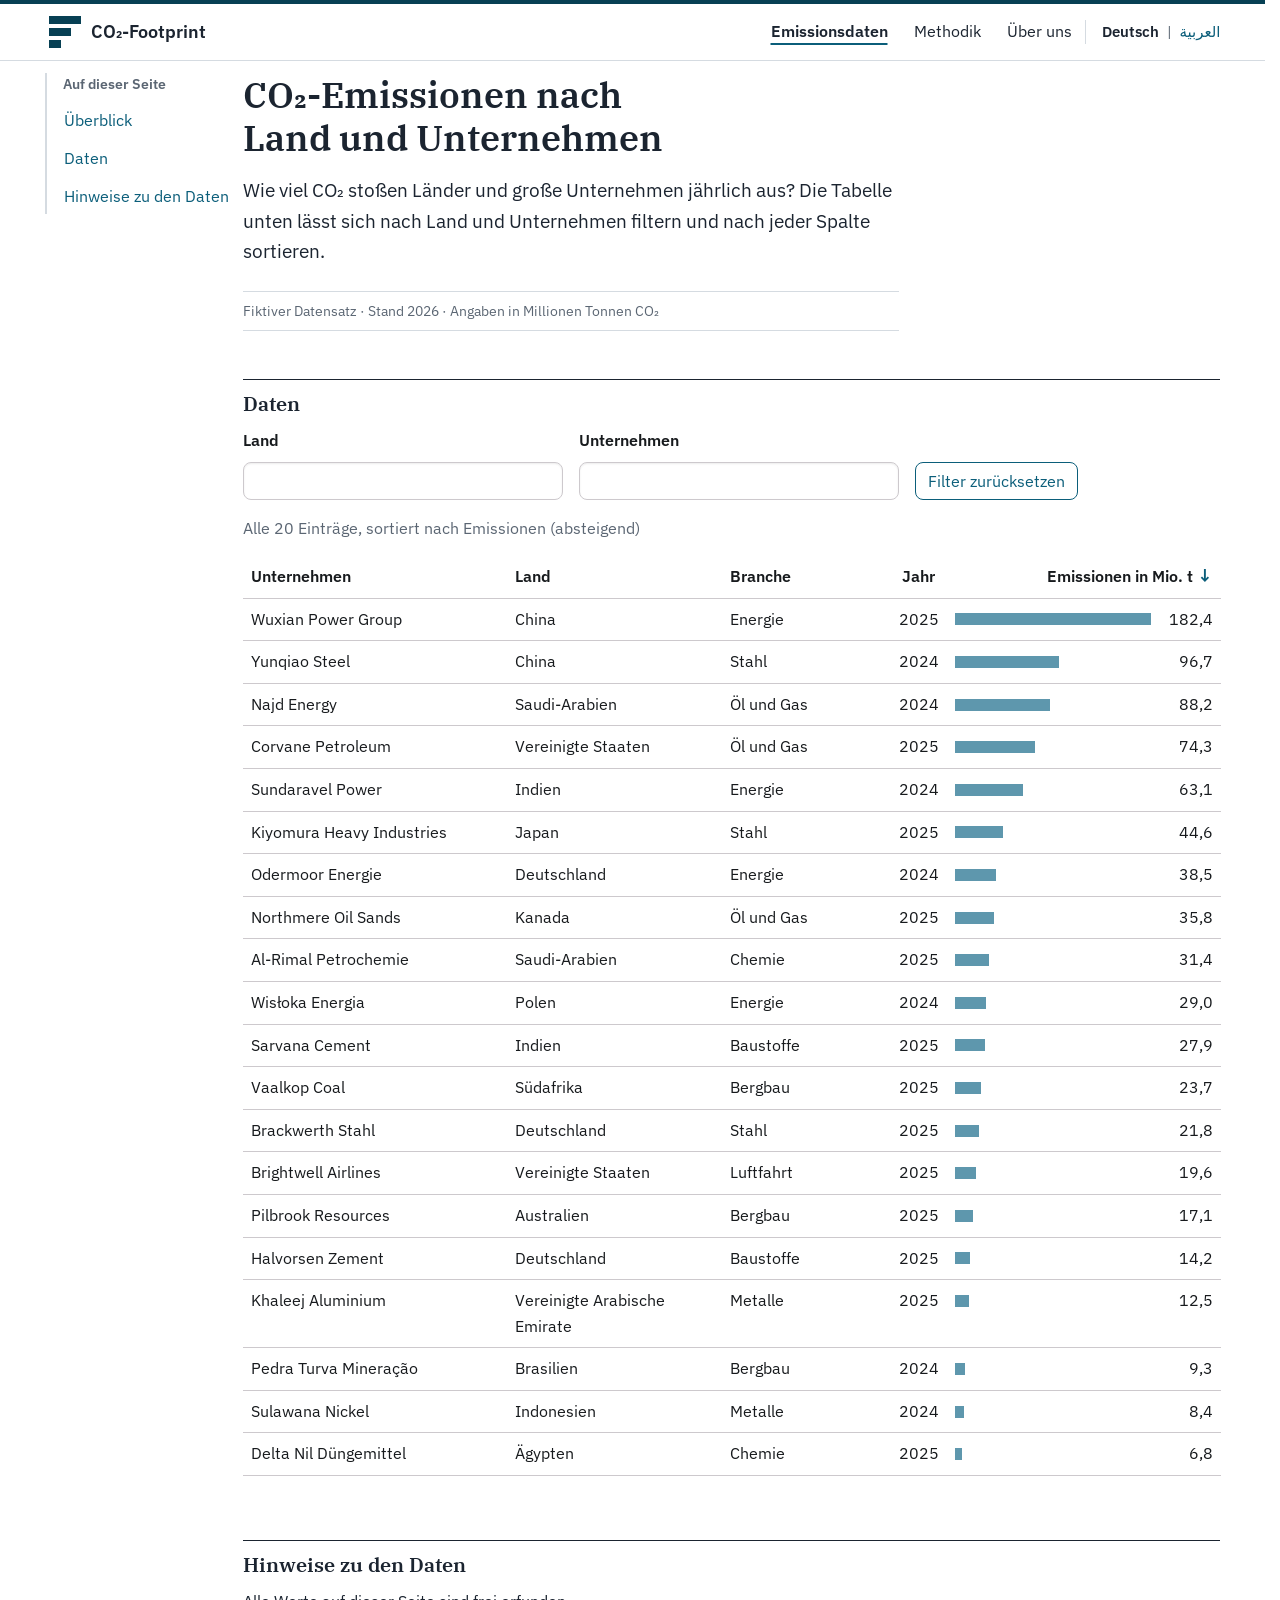
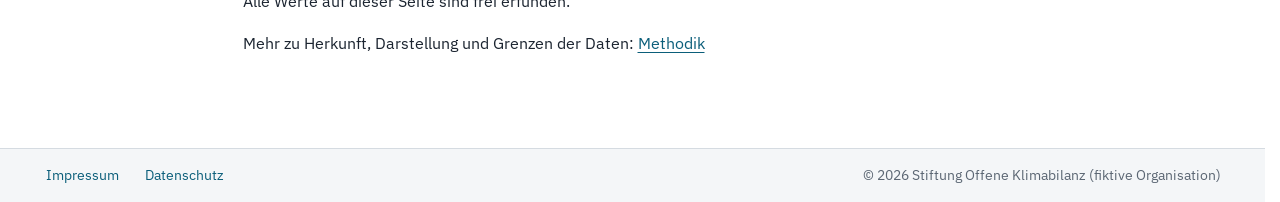
<file: index.html>
<!DOCTYPE html>
<html lang="de" dir="ltr">
<head>
  <meta charset="UTF-8">
  <meta name="viewport" content="width=device-width, initial-scale=1">
  <!-- Sprache sofort setzen (ohne defer), damit Screenreader sie übernehmen (E21) -->
  <script src="js/sprache-frueh.js"></script>
  <!-- Markiert sofort, dass JavaScript läuft. So zeigt das CSS Umschalter und Filter
       vom ersten Bild an, statt sie später einzublenden (sonst springt das Layout) -->
  <script>document.documentElement.classList.add('js');</script>
  <title>CO₂-Emissionen nach Land und Unternehmen – CO₂-Footprint</title>
  <meta name="description" content="Öffentliche Übersicht fiktiver CO2-Emissionsdaten, filterbar nach Land und Unternehmen.">
  <link rel="stylesheet" href="vendor/bootstrap/bootstrap.min.css">
  <link rel="stylesheet" href="css/style.css">
  <!-- Logo als Favicon (Symbol im Browser-Tab); sonst fragt der Browser nach favicon.ico und bekommt 404 -->
  <link rel="icon" href="img/logo.svg" type="image/svg+xml">
  <!-- Reihenfolge wichtig: Texte, Sprachumschaltung, dann die Tabelle (defer hält sie ein) -->
  <script src="js/texte.js" defer></script>
  <script src="js/sprache.js" defer></script>
  <script src="js/app.js" defer></script>
</head>
<body data-titel="titel">
  <!-- Sprunglink: Tastaturnutzer springen direkt zum Inhalt -->
  <a class="skip-link" href="#inhalt" data-text="sprunglink">Zum Inhalt springen</a>

  <!-- Header: Logo, Titel, globale Navigation -->
  <header class="site-header">
    <div class="container d-flex flex-wrap align-items-center justify-content-between gap-3 py-3">
      <a class="brand d-flex align-items-center gap-2 text-decoration-none" href="index.html">
        <img src="img/logo.svg" alt="" width="40" height="40">
        <span class="brand-name">CO₂-Footprint</span>
      </a>
      <div class="d-flex flex-wrap align-items-center gap-4">
        <nav aria-label="Hauptnavigation" data-text-label="label_hauptnavigation">
          <ul class="nav">
            <li class="nav-item"><a class="nav-link" href="index.html" aria-current="page" data-text="nav_emissionsdaten">Emissionsdaten</a></li>
            <li class="nav-item"><a class="nav-link" href="methodik.html" data-text="nav_methodik">Methodik</a></li>
            <li class="nav-item"><a class="nav-link" href="ueber-uns.html" data-text="nav_ueber_uns">Über uns</a></li>
          </ul>
        </nav>
        <!-- Sprachumschalter: Sprachnamen stehen immer in der eigenen Sprache.
             Nur sichtbar, wenn JavaScript läuft (CSS-Regel .js), sonst nutzlos. -->
        <div class="sprachwahl" role="group" aria-label="Sprache" data-text-label="label_sprache">
          <button type="button" class="sprachwahl-knopf" data-sprache="de" lang="de" aria-pressed="true">Deutsch</button>
          <span aria-hidden="true">|</span>
          <button type="button" class="sprachwahl-knopf" data-sprache="ar" lang="ar" dir="rtl" aria-pressed="false">العربية</button>
        </div>
      </div>
    </div>
  </header>

  <div class="container py-4">
    <div class="row g-4">
      <!-- Lokales Menü: Links innerhalb dieser Seite -->
      <nav class="local-nav md:col-3 xl:col-2" aria-labelledby="local-nav-titel">
        <div class="local-nav-inhalt">
          <p class="local-nav-titel" id="local-nav-titel" data-text="lokal_titel">Auf dieser Seite</p>
          <ul class="nav flex-column">
            <li class="nav-item"><a class="nav-link" href="#ueberblick" data-text="lokal_ueberblick">Überblick</a></li>
            <li class="nav-item"><a class="nav-link" href="#daten" data-text="daten">Daten</a></li>
            <li class="nav-item"><a class="nav-link" href="#hinweise" data-text="hinweise">Hinweise zu den Daten</a></li>
          </ul>
        </div>
      </nav>

      <!-- Inhaltsbereich -->
      <main id="inhalt" class="md:col-9 xl:col-10">
        <section id="ueberblick" class="intro">
          <h1 data-text="titel">CO₂-Emissionen nach Land und Unternehmen</h1>
          <p class="lead-text" data-text="einleitung">Wie viel CO₂ stoßen Länder und große Unternehmen jährlich aus? Die Tabelle unten lässt sich nach Land und Unternehmen filtern und nach jeder Spalte sortieren.</p>
          <p class="meta" data-text="meta">Fiktiver Datensatz · Stand 2026 · Angaben in Millionen Tonnen CO₂</p>
        </section>

        <section id="daten">
          <h2 data-text="daten">Daten</h2>

          <!-- Ohne JavaScript gibt es keine Tabelle (Daten werden per JS geladen) -->
          <noscript>
            <p class="daten-meldung ist-fehler">
              Für die Tabelle und die Filter wird JavaScript benötigt.
              Bitte JavaScript im Browser aktivieren.
            </p>
          </noscript>

          <!-- Filter: wirken sofort beim Tippen, ein Absenden ist nicht nötig.
               Ohne JavaScript per CSS ausgeblendet (.js), die Tabelle zeigt js/app.js
               nach dem Laden der Daten. -->
          <form id="filter" class="filter" role="search" aria-label="Tabelle filtern" data-text-label="label_filter">
            <div class="filter-feld">
              <label for="filter-land" class="form-label" data-text="land">Land</label>
              <input type="search" id="filter-land" class="form-control"
                     list="laender-liste" autocomplete="off" spellcheck="false" maxlength="60">
              <!-- Vorschläge für das Länderfeld, js/app.js erzeugt sie aus den Daten -->
              <datalist id="laender-liste"></datalist>
            </div>
            <div class="filter-feld">
              <label for="filter-unternehmen" class="form-label" data-text="unternehmen">Unternehmen</label>
              <input type="search" id="filter-unternehmen" class="form-control"
                     autocomplete="off" spellcheck="false" maxlength="60">
            </div>
            <button type="button" id="filter-zuruecksetzen" class="btn btn-outline" data-text="filter_zuruecksetzen">
              Filter zurücksetzen
            </button>
          </form>

          <!-- Statuszeile: Laden, Fehler, Trefferanzahl -->
          <p id="daten-meldung" class="daten-meldung" role="status"></p>
          <!-- data-laedt reserviert Platz, bis die Daten da sind (verhindert Springen) -->
          <div class="table-responsive tabellen-bereich" data-laedt>
            <table class="table" hidden>
              <!-- Beschriftung nur für Screenreader: sichtbar sagen h2, Meta-Zeile und Statuszeile dasselbe -->
              <caption class="visually-hidden" data-text="tabellenbeschriftung">CO₂-Emissionen nach Unternehmen (fiktive Werte)</caption>
              <thead>
                <tr>
                  <!-- Jeder Spaltenkopf ist ein Knopf zum Sortieren (Tastatur, Screenreader).
                       data-schluessel nennt das passende Feld in der JSON-Datei. -->
                  <th scope="col">
                    <button type="button" class="sortier-knopf" data-schluessel="unternehmen">
                      <span data-text="unternehmen">Unternehmen</span><span class="sortier-pfeil" aria-hidden="true"></span>
                    </button>
                  </th>
                  <th scope="col">
                    <button type="button" class="sortier-knopf" data-schluessel="land">
                      <span data-text="land">Land</span><span class="sortier-pfeil" aria-hidden="true"></span>
                    </button>
                  </th>
                  <!-- Branche und Jahr erst ab 1024 px Breite -->
                  <th scope="col" class="d-none lg:d-table-cell">
                    <button type="button" class="sortier-knopf" data-schluessel="branche">
                      <span data-text="branche">Branche</span><span class="sortier-pfeil" aria-hidden="true"></span>
                    </button>
                  </th>
                  <th scope="col" class="text-end d-none lg:d-table-cell">
                    <button type="button" class="sortier-knopf" data-schluessel="jahr">
                      <span data-text="jahr">Jahr</span><span class="sortier-pfeil" aria-hidden="true"></span>
                    </button>
                  </th>
                  <th scope="col" class="text-end">
                    <button type="button" class="sortier-knopf" data-schluessel="emissionen">
                      <span data-text="emissionen_einheit">Emissionen in Mio. t</span><span class="sortier-pfeil" aria-hidden="true"></span>
                    </button>
                  </th>
                </tr>
              </thead>
              <!-- Die Zeilen fügt js/app.js hier ein -->
              <tbody id="tabelle-inhalt"></tbody>
            </table>
          </div>
        </section>

        <section id="hinweise">
          <h2 data-text="hinweise">Hinweise zu den Daten</h2>
          <p data-text="hinweis_fiktiv">Alle Werte auf dieser Seite sind frei erfunden.</p>
          <!-- Satz endet mit Doppelpunkt, der Link folgt: funktioniert in beiden Sprachen ohne Umstellen -->
          <p><span data-text="hinweis_methodik">Mehr zu Herkunft, Darstellung und Grenzen der Daten:</span> <a href="methodik.html" data-text="nav_methodik">Methodik</a></p>
        </section>
      </main>
    </div>
  </div>

  <!-- Footer: rechtliche Hinweise -->
  <footer class="site-footer">
    <div class="container d-flex flex-wrap justify-content-between gap-3 py-3">
      <nav aria-label="Rechtliches" data-text-label="label_rechtliches">
        <ul class="nav">
          <li class="nav-item"><a class="nav-link" href="impressum.html" data-text="impressum">Impressum</a></li>
          <li class="nav-item"><a class="nav-link" href="datenschutz.html" data-text="datenschutz">Datenschutz</a></li>
        </ul>
      </nav>
      <p class="mb-0">© 2026 <span lang="de">Stiftung Offene Klimabilanz</span> (<span data-text="organisation_fiktiv">fiktive Organisation</span>)</p>
    </div>
  </footer>
</body>
</html>
</file>
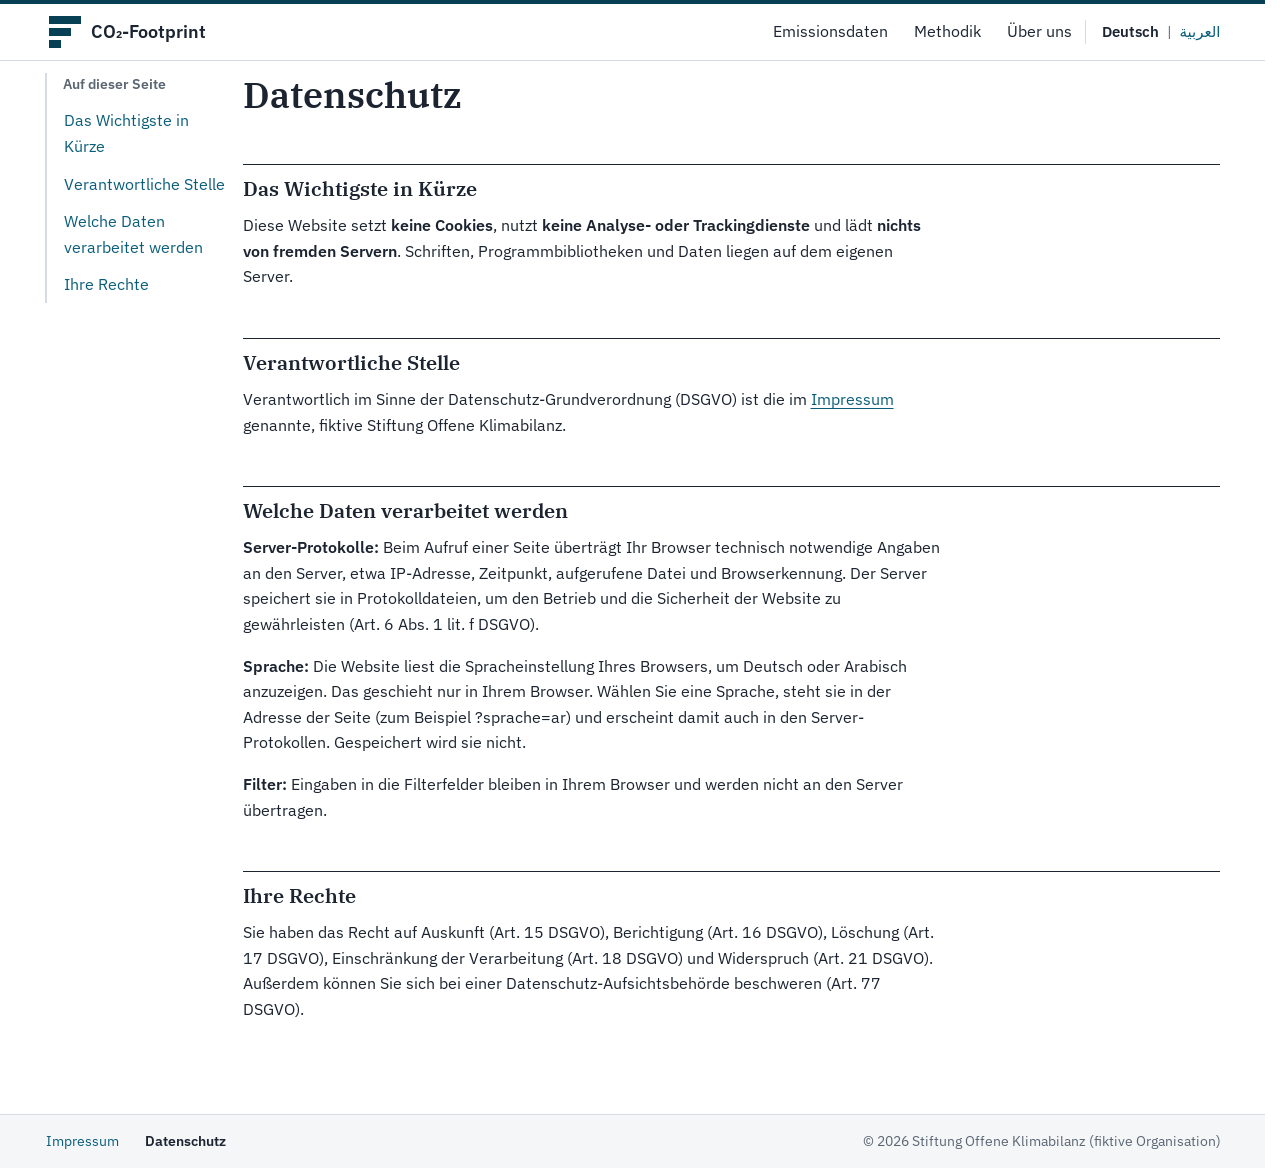
<file: datenschutz.html>
<!DOCTYPE html>
<html lang="de" dir="ltr">
<head>
  <meta charset="UTF-8">
  <meta name="viewport" content="width=device-width, initial-scale=1">
  <!-- Sprache sofort setzen (ohne defer), damit Screenreader sie übernehmen (E21) -->
  <script src="js/sprache-frueh.js"></script>
  <!-- Markiert sofort, dass JavaScript läuft. So zeigt das CSS Umschalter und Filter
       vom ersten Bild an, statt sie später einzublenden (sonst springt das Layout) -->
  <script>document.documentElement.classList.add('js');</script>
  <title>Datenschutz – CO₂-Footprint</title>
  <meta name="description" content="Datenschutzhinweise: keine Cookies, kein Tracking, keine externen Dienste.">
  <link rel="stylesheet" href="vendor/bootstrap/bootstrap.min.css">
  <link rel="stylesheet" href="css/style.css">
  <!-- Logo als Favicon (Symbol im Browser-Tab); sonst fragt der Browser nach favicon.ico und bekommt 404 -->
  <link rel="icon" href="img/logo.svg" type="image/svg+xml">
  <!-- Reihenfolge wichtig: erst die Texte, dann die Sprachumschaltung (defer hält sie ein) -->
  <script src="js/texte.js" defer></script>
  <script src="js/sprache.js" defer></script>
</head>
<body data-titel="datenschutz">
  <!-- Sprunglink: Tastaturnutzer springen direkt zum Inhalt -->
  <a class="skip-link" href="#inhalt" data-text="sprunglink">Zum Inhalt springen</a>

  <!-- Header: Logo, Titel, globale Navigation -->
  <header class="site-header">
    <div class="container d-flex flex-wrap align-items-center justify-content-between gap-3 py-3">
      <a class="brand d-flex align-items-center gap-2 text-decoration-none" href="index.html">
        <img src="img/logo.svg" alt="" width="40" height="40">
        <span class="brand-name">CO₂-Footprint</span>
      </a>
      <div class="d-flex flex-wrap align-items-center gap-4">
        <nav aria-label="Hauptnavigation" data-text-label="label_hauptnavigation">
          <ul class="nav">
            <li class="nav-item"><a class="nav-link" href="index.html" data-text="nav_emissionsdaten">Emissionsdaten</a></li>
            <li class="nav-item"><a class="nav-link" href="methodik.html" data-text="nav_methodik">Methodik</a></li>
            <li class="nav-item"><a class="nav-link" href="ueber-uns.html" data-text="nav_ueber_uns">Über uns</a></li>
          </ul>
        </nav>
        <!-- Sprachumschalter: Sprachnamen stehen immer in der eigenen Sprache.
             Nur sichtbar, wenn JavaScript läuft (CSS-Regel .js), sonst nutzlos. -->
        <div class="sprachwahl" role="group" aria-label="Sprache" data-text-label="label_sprache">
          <button type="button" class="sprachwahl-knopf" data-sprache="de" lang="de" aria-pressed="true">Deutsch</button>
          <span aria-hidden="true">|</span>
          <button type="button" class="sprachwahl-knopf" data-sprache="ar" lang="ar" dir="rtl" aria-pressed="false">العربية</button>
        </div>
      </div>
    </div>
  </header>

  <div class="container py-4">
    <div class="row g-4">
      <!-- Lokales Menü: Links innerhalb dieser Seite -->
      <nav class="local-nav md:col-3 xl:col-2" aria-labelledby="local-nav-titel">
        <div class="local-nav-inhalt">
          <p class="local-nav-titel" id="local-nav-titel" data-text="lokal_titel">Auf dieser Seite</p>
          <ul class="nav flex-column">
            <li class="nav-item"><a class="nav-link" href="#kurz" data-text="d_kurz">Das Wichtigste in Kürze</a></li>
            <li class="nav-item"><a class="nav-link" href="#verantwortlich" data-text="d_verantwortlich">Verantwortliche Stelle</a></li>
            <li class="nav-item"><a class="nav-link" href="#daten" data-text="d_daten">Welche Daten verarbeitet werden</a></li>
            <li class="nav-item"><a class="nav-link" href="#rechte" data-text="d_rechte">Ihre Rechte</a></li>
          </ul>
        </div>
      </nav>

      <!-- Inhaltsbereich -->
      <main id="inhalt" class="md:col-9 xl:col-10">
        <h1 data-text="datenschutz">Datenschutz</h1>
        <!-- erscheint nur in der arabischen Ansicht (js/sprache.js) -->
        <p class="nur-deutsch-hinweis" data-text="nur_deutsch" data-nur-arabisch hidden>Dieser Inhalt ist nur auf Deutsch verfügbar.</p>

        <section id="kurz">
          <h2 data-text="d_kurz">Das Wichtigste in Kürze</h2>
          <!-- Fließtext nur auf Deutsch: lang und dir, damit er auch in der arabischen Ansicht richtig gelesen wird -->
          <div lang="de" dir="ltr">
            <p>Diese Website setzt <strong>keine Cookies</strong>, nutzt <strong>keine Analyse- oder Trackingdienste</strong> und lädt <strong>nichts von fremden Servern</strong>. Schriften, Programmbibliotheken und Daten liegen auf dem eigenen Server.</p>
          </div>
        </section>

        <section id="verantwortlich">
          <h2 data-text="d_verantwortlich">Verantwortliche Stelle</h2>
          <!-- Fließtext nur auf Deutsch: lang und dir, damit er auch in der arabischen Ansicht richtig gelesen wird -->
          <div lang="de" dir="ltr">
            <p>Verantwortlich im Sinne der Datenschutz-Grundverordnung (DSGVO) ist die im <a href="impressum.html">Impressum</a> genannte, fiktive Stiftung Offene Klimabilanz.</p>
          </div>
        </section>

        <section id="daten">
          <h2 data-text="d_daten">Welche Daten verarbeitet werden</h2>
          <!-- Fließtext nur auf Deutsch: lang und dir, damit er auch in der arabischen Ansicht richtig gelesen wird -->
          <div lang="de" dir="ltr">
            <p><strong>Server-Protokolle:</strong> Beim Aufruf einer Seite überträgt Ihr Browser technisch notwendige Angaben an den Server, etwa IP-Adresse, Zeitpunkt, aufgerufene Datei und Browserkennung. Der Server speichert sie in Protokolldateien, um den Betrieb und die Sicherheit der Website zu gewährleisten (Art. 6 Abs. 1 lit. f DSGVO).</p>
            <p><strong>Sprache:</strong> Die Website liest die Spracheinstellung Ihres Browsers, um Deutsch oder Arabisch anzuzeigen. Das geschieht nur in Ihrem Browser. Wählen Sie eine Sprache, steht sie in der Adresse der Seite (zum Beispiel ?sprache=ar) und erscheint damit auch in den Server-Protokollen. Gespeichert wird sie nicht.</p>
            <p><strong>Filter:</strong> Eingaben in die Filterfelder bleiben in Ihrem Browser und werden nicht an den Server übertragen.</p>
          </div>
        </section>

        <section id="rechte">
          <h2 data-text="d_rechte">Ihre Rechte</h2>
          <!-- Fließtext nur auf Deutsch: lang und dir, damit er auch in der arabischen Ansicht richtig gelesen wird -->
          <div lang="de" dir="ltr">
            <p>Sie haben das Recht auf Auskunft (Art. 15 DSGVO), Berichtigung (Art. 16 DSGVO), Löschung (Art. 17 DSGVO), Einschränkung der Verarbeitung (Art. 18 DSGVO) und Widerspruch (Art. 21 DSGVO). Außerdem können Sie sich bei einer Datenschutz-Aufsichtsbehörde beschweren (Art. 77 DSGVO).</p>
          </div>
        </section>
      </main>
    </div>
  </div>

  <footer class="site-footer">
    <div class="container d-flex flex-wrap justify-content-between gap-3 py-3">
      <nav aria-label="Rechtliches" data-text-label="label_rechtliches">
        <ul class="nav">
          <li class="nav-item"><a class="nav-link" href="impressum.html" data-text="impressum">Impressum</a></li>
          <li class="nav-item"><a class="nav-link" href="datenschutz.html" aria-current="page" data-text="datenschutz">Datenschutz</a></li>
        </ul>
      </nav>
      <p class="mb-0">© 2026 <span lang="de">Stiftung Offene Klimabilanz</span> (<span data-text="organisation_fiktiv">fiktive Organisation</span>)</p>
    </div>
  </footer>
</body>
</html>
</file>
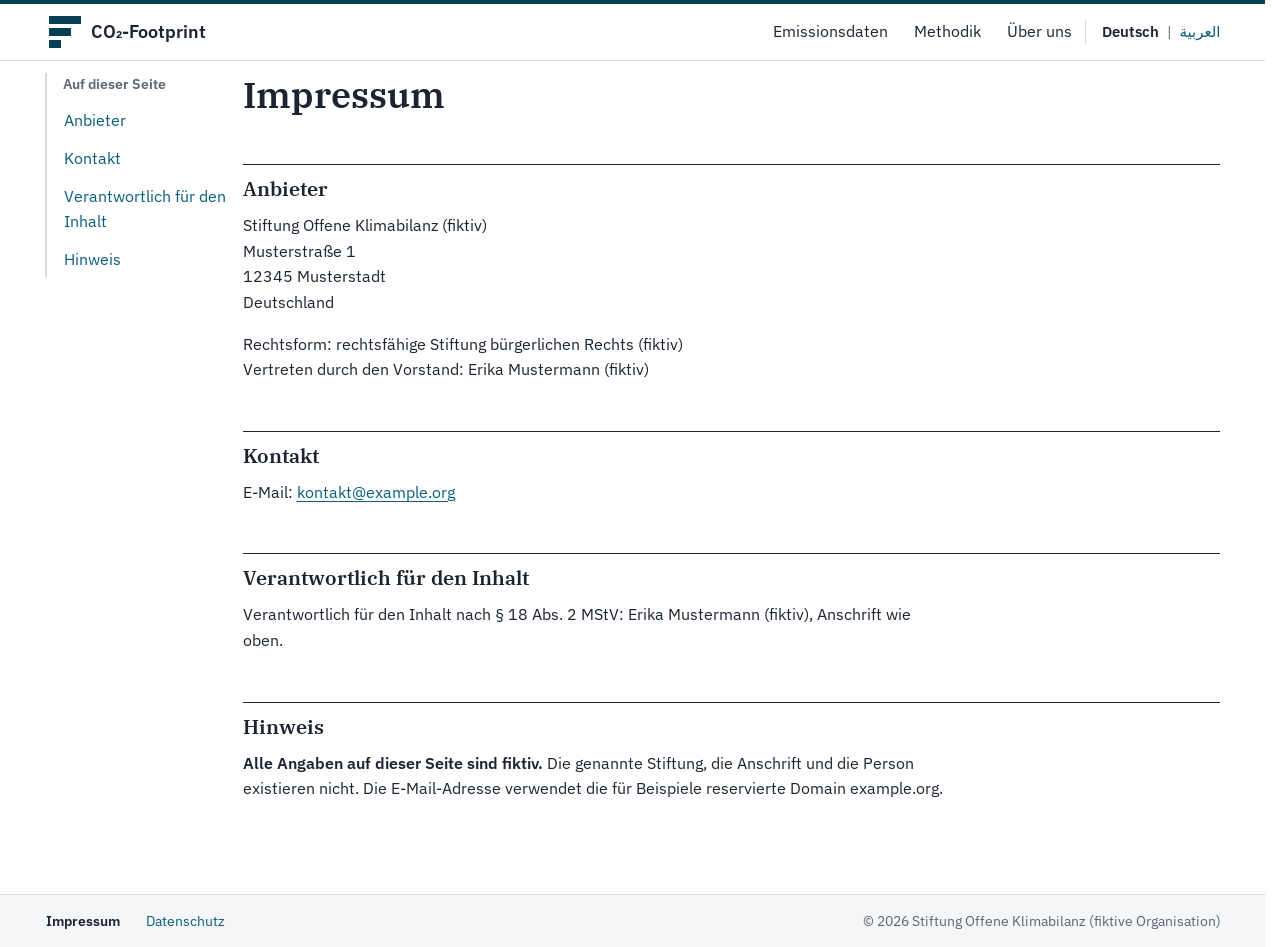
<file: impressum.html>
<!DOCTYPE html>
<html lang="de" dir="ltr">
<head>
  <meta charset="UTF-8">
  <meta name="viewport" content="width=device-width, initial-scale=1">
  <!-- Sprache sofort setzen (ohne defer), damit Screenreader sie übernehmen (E21) -->
  <script src="js/sprache-frueh.js"></script>
  <!-- Markiert sofort, dass JavaScript läuft. So zeigt das CSS Umschalter und Filter
       vom ersten Bild an, statt sie später einzublenden (sonst springt das Layout) -->
  <script>document.documentElement.classList.add('js');</script>
  <title>Impressum – CO₂-Footprint</title>
  <meta name="description" content="Impressum der fiktiven Stiftung Offene Klimabilanz.">
  <link rel="stylesheet" href="vendor/bootstrap/bootstrap.min.css">
  <link rel="stylesheet" href="css/style.css">
  <!-- Logo als Favicon (Symbol im Browser-Tab); sonst fragt der Browser nach favicon.ico und bekommt 404 -->
  <link rel="icon" href="img/logo.svg" type="image/svg+xml">
  <!-- Reihenfolge wichtig: erst die Texte, dann die Sprachumschaltung (defer hält sie ein) -->
  <script src="js/texte.js" defer></script>
  <script src="js/sprache.js" defer></script>
</head>
<body data-titel="impressum">
  <!-- Sprunglink: Tastaturnutzer springen direkt zum Inhalt -->
  <a class="skip-link" href="#inhalt" data-text="sprunglink">Zum Inhalt springen</a>

  <!-- Header: Logo, Titel, globale Navigation -->
  <header class="site-header">
    <div class="container d-flex flex-wrap align-items-center justify-content-between gap-3 py-3">
      <a class="brand d-flex align-items-center gap-2 text-decoration-none" href="index.html">
        <img src="img/logo.svg" alt="" width="40" height="40">
        <span class="brand-name">CO₂-Footprint</span>
      </a>
      <div class="d-flex flex-wrap align-items-center gap-4">
        <nav aria-label="Hauptnavigation" data-text-label="label_hauptnavigation">
          <ul class="nav">
            <li class="nav-item"><a class="nav-link" href="index.html" data-text="nav_emissionsdaten">Emissionsdaten</a></li>
            <li class="nav-item"><a class="nav-link" href="methodik.html" data-text="nav_methodik">Methodik</a></li>
            <li class="nav-item"><a class="nav-link" href="ueber-uns.html" data-text="nav_ueber_uns">Über uns</a></li>
          </ul>
        </nav>
        <!-- Sprachumschalter: Sprachnamen stehen immer in der eigenen Sprache.
             Nur sichtbar, wenn JavaScript läuft (CSS-Regel .js), sonst nutzlos. -->
        <div class="sprachwahl" role="group" aria-label="Sprache" data-text-label="label_sprache">
          <button type="button" class="sprachwahl-knopf" data-sprache="de" lang="de" aria-pressed="true">Deutsch</button>
          <span aria-hidden="true">|</span>
          <button type="button" class="sprachwahl-knopf" data-sprache="ar" lang="ar" dir="rtl" aria-pressed="false">العربية</button>
        </div>
      </div>
    </div>
  </header>

  <div class="container py-4">
    <div class="row g-4">
      <!-- Lokales Menü: Links innerhalb dieser Seite -->
      <nav class="local-nav md:col-3 xl:col-2" aria-labelledby="local-nav-titel">
        <div class="local-nav-inhalt">
          <p class="local-nav-titel" id="local-nav-titel" data-text="lokal_titel">Auf dieser Seite</p>
          <ul class="nav flex-column">
            <li class="nav-item"><a class="nav-link" href="#anbieter" data-text="i_anbieter">Anbieter</a></li>
            <li class="nav-item"><a class="nav-link" href="#kontakt" data-text="kontakt">Kontakt</a></li>
            <li class="nav-item"><a class="nav-link" href="#verantwortlich" data-text="i_verantwortlich">Verantwortlich für den Inhalt</a></li>
            <li class="nav-item"><a class="nav-link" href="#hinweis" data-text="i_hinweis">Hinweis</a></li>
          </ul>
        </div>
      </nav>

      <!-- Inhaltsbereich -->
      <main id="inhalt" class="md:col-9 xl:col-10">
        <h1 data-text="impressum">Impressum</h1>
        <!-- erscheint nur in der arabischen Ansicht (js/sprache.js) -->
        <p class="nur-deutsch-hinweis" data-text="nur_deutsch" data-nur-arabisch hidden>Dieser Inhalt ist nur auf Deutsch verfügbar.</p>

        <section id="anbieter">
          <h2 data-text="i_anbieter">Anbieter</h2>
          <!-- Fließtext nur auf Deutsch: lang und dir, damit er auch in der arabischen Ansicht richtig gelesen wird -->
          <div lang="de" dir="ltr">
            <p>Stiftung Offene Klimabilanz (fiktiv)<br>Musterstraße 1<br>12345 Musterstadt<br>Deutschland</p>
            <p>Rechtsform: rechtsfähige Stiftung bürgerlichen Rechts (fiktiv)<br>Vertreten durch den Vorstand: Erika Mustermann (fiktiv)</p>
          </div>
        </section>

        <section id="kontakt">
          <h2 data-text="kontakt">Kontakt</h2>
          <!-- Fließtext nur auf Deutsch: lang und dir, damit er auch in der arabischen Ansicht richtig gelesen wird -->
          <div lang="de" dir="ltr">
            <p>E-Mail: <a href="mailto:kontakt@example.org">kontakt@example.org</a></p>
          </div>
        </section>

        <section id="verantwortlich">
          <h2 data-text="i_verantwortlich">Verantwortlich für den Inhalt</h2>
          <!-- Fließtext nur auf Deutsch: lang und dir, damit er auch in der arabischen Ansicht richtig gelesen wird -->
          <div lang="de" dir="ltr">
            <p>Verantwortlich für den Inhalt nach § 18 Abs. 2 MStV: Erika Mustermann (fiktiv), Anschrift wie oben.</p>
          </div>
        </section>

        <section id="hinweis">
          <h2 data-text="i_hinweis">Hinweis</h2>
          <!-- Fließtext nur auf Deutsch: lang und dir, damit er auch in der arabischen Ansicht richtig gelesen wird -->
          <div lang="de" dir="ltr">
            <p><strong>Alle Angaben auf dieser Seite sind fiktiv.</strong> Die genannte Stiftung, die Anschrift und die Person existieren nicht. Die E-Mail-Adresse verwendet die für Beispiele reservierte Domain example.org.</p>
          </div>
        </section>
      </main>
    </div>
  </div>

  <footer class="site-footer">
    <div class="container d-flex flex-wrap justify-content-between gap-3 py-3">
      <nav aria-label="Rechtliches" data-text-label="label_rechtliches">
        <ul class="nav">
          <li class="nav-item"><a class="nav-link" href="impressum.html" aria-current="page" data-text="impressum">Impressum</a></li>
          <li class="nav-item"><a class="nav-link" href="datenschutz.html" data-text="datenschutz">Datenschutz</a></li>
        </ul>
      </nav>
      <p class="mb-0">© 2026 <span lang="de">Stiftung Offene Klimabilanz</span> (<span data-text="organisation_fiktiv">fiktive Organisation</span>)</p>
    </div>
  </footer>
</body>
</html>
</file>
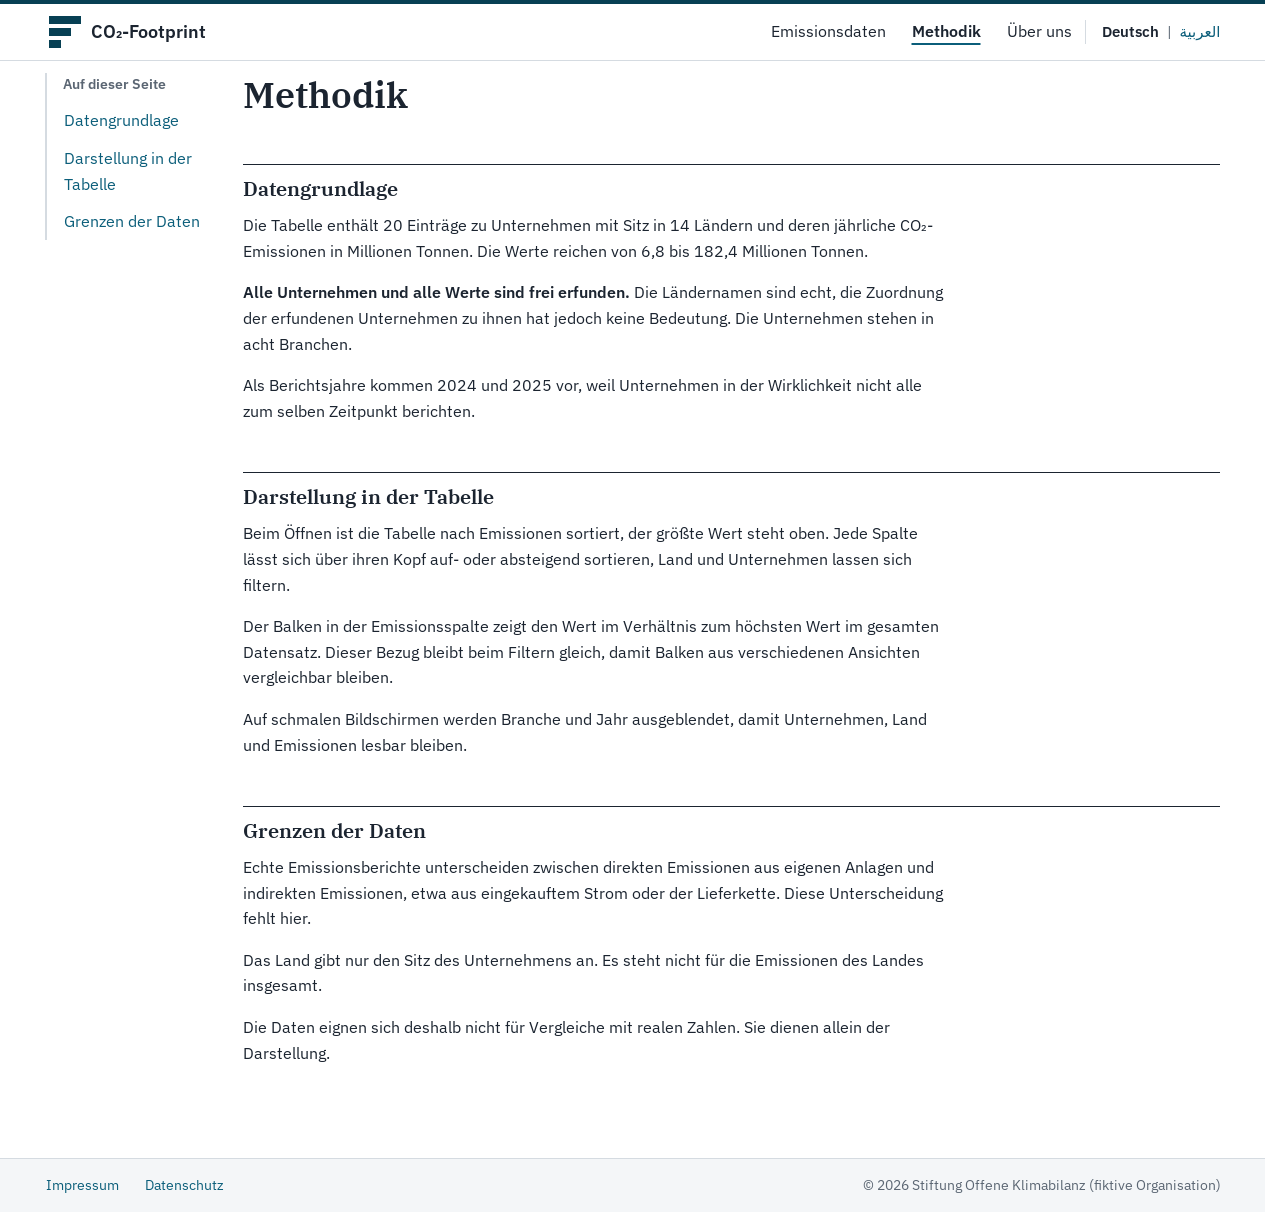
<file: methodik.html>
<!DOCTYPE html>
<html lang="de" dir="ltr">
<head>
  <meta charset="UTF-8">
  <meta name="viewport" content="width=device-width, initial-scale=1">
  <!-- Sprache sofort setzen (ohne defer), damit Screenreader sie übernehmen (E21) -->
  <script src="js/sprache-frueh.js"></script>
  <!-- Markiert sofort, dass JavaScript läuft. So zeigt das CSS Umschalter und Filter
       vom ersten Bild an, statt sie später einzublenden (sonst springt das Layout) -->
  <script>document.documentElement.classList.add('js');</script>
  <title>Methodik – CO₂-Footprint</title>
  <meta name="description" content="Woher die fiktiven CO2-Daten stammen, wie die Tabelle sie darstellt und wo ihre Grenzen liegen.">
  <link rel="stylesheet" href="vendor/bootstrap/bootstrap.min.css">
  <link rel="stylesheet" href="css/style.css">
  <!-- Logo als Favicon (Symbol im Browser-Tab); sonst fragt der Browser nach favicon.ico und bekommt 404 -->
  <link rel="icon" href="img/logo.svg" type="image/svg+xml">
  <!-- Reihenfolge wichtig: erst die Texte, dann die Sprachumschaltung (defer hält sie ein) -->
  <script src="js/texte.js" defer></script>
  <script src="js/sprache.js" defer></script>
</head>
<body data-titel="nav_methodik">
  <!-- Sprunglink: Tastaturnutzer springen direkt zum Inhalt -->
  <a class="skip-link" href="#inhalt" data-text="sprunglink">Zum Inhalt springen</a>

  <!-- Header: Logo, Titel, globale Navigation -->
  <header class="site-header">
    <div class="container d-flex flex-wrap align-items-center justify-content-between gap-3 py-3">
      <a class="brand d-flex align-items-center gap-2 text-decoration-none" href="index.html">
        <img src="img/logo.svg" alt="" width="40" height="40">
        <span class="brand-name">CO₂-Footprint</span>
      </a>
      <div class="d-flex flex-wrap align-items-center gap-4">
        <nav aria-label="Hauptnavigation" data-text-label="label_hauptnavigation">
          <ul class="nav">
            <li class="nav-item"><a class="nav-link" href="index.html" data-text="nav_emissionsdaten">Emissionsdaten</a></li>
            <li class="nav-item"><a class="nav-link" href="methodik.html" aria-current="page" data-text="nav_methodik">Methodik</a></li>
            <li class="nav-item"><a class="nav-link" href="ueber-uns.html" data-text="nav_ueber_uns">Über uns</a></li>
          </ul>
        </nav>
        <!-- Sprachumschalter: Sprachnamen stehen immer in der eigenen Sprache.
             Nur sichtbar, wenn JavaScript läuft (CSS-Regel .js), sonst nutzlos. -->
        <div class="sprachwahl" role="group" aria-label="Sprache" data-text-label="label_sprache">
          <button type="button" class="sprachwahl-knopf" data-sprache="de" lang="de" aria-pressed="true">Deutsch</button>
          <span aria-hidden="true">|</span>
          <button type="button" class="sprachwahl-knopf" data-sprache="ar" lang="ar" dir="rtl" aria-pressed="false">العربية</button>
        </div>
      </div>
    </div>
  </header>

  <div class="container py-4">
    <div class="row g-4">
      <!-- Lokales Menü: Links innerhalb dieser Seite -->
      <nav class="local-nav md:col-3 xl:col-2" aria-labelledby="local-nav-titel">
        <div class="local-nav-inhalt">
          <p class="local-nav-titel" id="local-nav-titel" data-text="lokal_titel">Auf dieser Seite</p>
          <ul class="nav flex-column">
            <li class="nav-item"><a class="nav-link" href="#datengrundlage" data-text="m_datengrundlage">Datengrundlage</a></li>
            <li class="nav-item"><a class="nav-link" href="#darstellung" data-text="m_darstellung">Darstellung in der Tabelle</a></li>
            <li class="nav-item"><a class="nav-link" href="#grenzen" data-text="m_grenzen">Grenzen der Daten</a></li>
          </ul>
        </div>
      </nav>

      <!-- Inhaltsbereich -->
      <main id="inhalt" class="md:col-9 xl:col-10">
        <h1 data-text="nav_methodik">Methodik</h1>
        <!-- erscheint nur in der arabischen Ansicht (js/sprache.js) -->
        <p class="nur-deutsch-hinweis" data-text="nur_deutsch" data-nur-arabisch hidden>Dieser Inhalt ist nur auf Deutsch verfügbar.</p>

        <section id="datengrundlage">
          <h2 data-text="m_datengrundlage">Datengrundlage</h2>
          <!-- Fließtext nur auf Deutsch: lang und dir, damit er auch in der arabischen Ansicht richtig gelesen wird -->
          <div lang="de" dir="ltr">
            <p>Die Tabelle enthält 20 Einträge zu Unternehmen mit Sitz in 14 Ländern und deren jährliche CO₂-Emissionen in Millionen Tonnen. Die Werte reichen von 6,8 bis 182,4 Millionen Tonnen.</p>
            <p><strong>Alle Unternehmen und alle Werte sind frei erfunden.</strong> Die Ländernamen sind echt, die Zuordnung der erfundenen Unternehmen zu ihnen hat jedoch keine Bedeutung. Die Unternehmen stehen in acht Branchen.</p>
            <p>Als Berichtsjahre kommen 2024 und 2025 vor, weil Unternehmen in der Wirklichkeit nicht alle zum selben Zeitpunkt berichten.</p>
          </div>
        </section>

        <section id="darstellung">
          <h2 data-text="m_darstellung">Darstellung in der Tabelle</h2>
          <!-- Fließtext nur auf Deutsch: lang und dir, damit er auch in der arabischen Ansicht richtig gelesen wird -->
          <div lang="de" dir="ltr">
            <p>Beim Öffnen ist die Tabelle nach Emissionen sortiert, der größte Wert steht oben. Jede Spalte lässt sich über ihren Kopf auf- oder absteigend sortieren, Land und Unternehmen lassen sich filtern.</p>
            <p>Der Balken in der Emissionsspalte zeigt den Wert im Verhältnis zum höchsten Wert im gesamten Datensatz. Dieser Bezug bleibt beim Filtern gleich, damit Balken aus verschiedenen Ansichten vergleichbar bleiben.</p>
            <p>Auf schmalen Bildschirmen werden Branche und Jahr ausgeblendet, damit Unternehmen, Land und Emissionen lesbar bleiben.</p>
          </div>
        </section>

        <section id="grenzen">
          <h2 data-text="m_grenzen">Grenzen der Daten</h2>
          <!-- Fließtext nur auf Deutsch: lang und dir, damit er auch in der arabischen Ansicht richtig gelesen wird -->
          <div lang="de" dir="ltr">
            <p>Echte Emissionsberichte unterscheiden zwischen direkten Emissionen aus eigenen Anlagen und indirekten Emissionen, etwa aus eingekauftem Strom oder der Lieferkette. Diese Unterscheidung fehlt hier.</p>
            <p>Das Land gibt nur den Sitz des Unternehmens an. Es steht nicht für die Emissionen des Landes insgesamt.</p>
            <p>Die Daten eignen sich deshalb nicht für Vergleiche mit realen Zahlen. Sie dienen allein der Darstellung.</p>
          </div>
        </section>
      </main>
    </div>
  </div>

  <footer class="site-footer">
    <div class="container d-flex flex-wrap justify-content-between gap-3 py-3">
      <nav aria-label="Rechtliches" data-text-label="label_rechtliches">
        <ul class="nav">
          <li class="nav-item"><a class="nav-link" href="impressum.html" data-text="impressum">Impressum</a></li>
          <li class="nav-item"><a class="nav-link" href="datenschutz.html" data-text="datenschutz">Datenschutz</a></li>
        </ul>
      </nav>
      <p class="mb-0">© 2026 <span lang="de">Stiftung Offene Klimabilanz</span> (<span data-text="organisation_fiktiv">fiktive Organisation</span>)</p>
    </div>
  </footer>
</body>
</html>
</file>
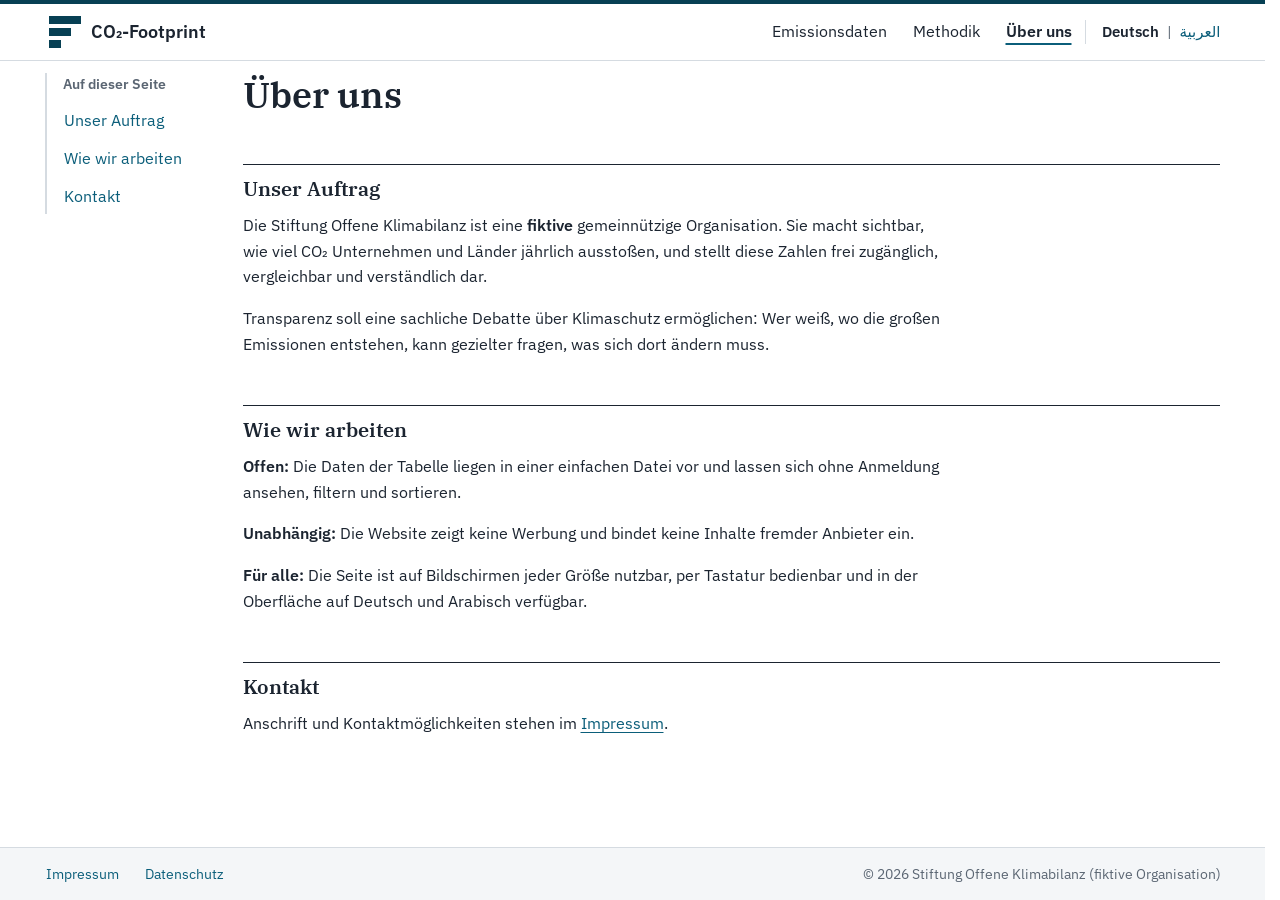
<file: ueber-uns.html>
<!DOCTYPE html>
<html lang="de" dir="ltr">
<head>
  <meta charset="UTF-8">
  <meta name="viewport" content="width=device-width, initial-scale=1">
  <!-- Sprache sofort setzen (ohne defer), damit Screenreader sie übernehmen (E21) -->
  <script src="js/sprache-frueh.js"></script>
  <!-- Markiert sofort, dass JavaScript läuft. So zeigt das CSS Umschalter und Filter
       vom ersten Bild an, statt sie später einzublenden (sonst springt das Layout) -->
  <script>document.documentElement.classList.add('js');</script>
  <title>Über uns – CO₂-Footprint</title>
  <meta name="description" content="Die fiktive Stiftung Offene Klimabilanz: Auftrag und Arbeitsweise.">
  <link rel="stylesheet" href="vendor/bootstrap/bootstrap.min.css">
  <link rel="stylesheet" href="css/style.css">
  <!-- Logo als Favicon (Symbol im Browser-Tab); sonst fragt der Browser nach favicon.ico und bekommt 404 -->
  <link rel="icon" href="img/logo.svg" type="image/svg+xml">
  <!-- Reihenfolge wichtig: erst die Texte, dann die Sprachumschaltung (defer hält sie ein) -->
  <script src="js/texte.js" defer></script>
  <script src="js/sprache.js" defer></script>
</head>
<body data-titel="nav_ueber_uns">
  <!-- Sprunglink: Tastaturnutzer springen direkt zum Inhalt -->
  <a class="skip-link" href="#inhalt" data-text="sprunglink">Zum Inhalt springen</a>

  <!-- Header: Logo, Titel, globale Navigation -->
  <header class="site-header">
    <div class="container d-flex flex-wrap align-items-center justify-content-between gap-3 py-3">
      <a class="brand d-flex align-items-center gap-2 text-decoration-none" href="index.html">
        <img src="img/logo.svg" alt="" width="40" height="40">
        <span class="brand-name">CO₂-Footprint</span>
      </a>
      <div class="d-flex flex-wrap align-items-center gap-4">
        <nav aria-label="Hauptnavigation" data-text-label="label_hauptnavigation">
          <ul class="nav">
            <li class="nav-item"><a class="nav-link" href="index.html" data-text="nav_emissionsdaten">Emissionsdaten</a></li>
            <li class="nav-item"><a class="nav-link" href="methodik.html" data-text="nav_methodik">Methodik</a></li>
            <li class="nav-item"><a class="nav-link" href="ueber-uns.html" aria-current="page" data-text="nav_ueber_uns">Über uns</a></li>
          </ul>
        </nav>
        <!-- Sprachumschalter: Sprachnamen stehen immer in der eigenen Sprache.
             Nur sichtbar, wenn JavaScript läuft (CSS-Regel .js), sonst nutzlos. -->
        <div class="sprachwahl" role="group" aria-label="Sprache" data-text-label="label_sprache">
          <button type="button" class="sprachwahl-knopf" data-sprache="de" lang="de" aria-pressed="true">Deutsch</button>
          <span aria-hidden="true">|</span>
          <button type="button" class="sprachwahl-knopf" data-sprache="ar" lang="ar" dir="rtl" aria-pressed="false">العربية</button>
        </div>
      </div>
    </div>
  </header>

  <div class="container py-4">
    <div class="row g-4">
      <!-- Lokales Menü: Links innerhalb dieser Seite -->
      <nav class="local-nav md:col-3 xl:col-2" aria-labelledby="local-nav-titel">
        <div class="local-nav-inhalt">
          <p class="local-nav-titel" id="local-nav-titel" data-text="lokal_titel">Auf dieser Seite</p>
          <ul class="nav flex-column">
            <li class="nav-item"><a class="nav-link" href="#auftrag" data-text="u_auftrag">Unser Auftrag</a></li>
            <li class="nav-item"><a class="nav-link" href="#arbeitsweise" data-text="u_arbeitsweise">Wie wir arbeiten</a></li>
            <li class="nav-item"><a class="nav-link" href="#kontakt" data-text="kontakt">Kontakt</a></li>
          </ul>
        </div>
      </nav>

      <!-- Inhaltsbereich -->
      <main id="inhalt" class="md:col-9 xl:col-10">
        <h1 data-text="nav_ueber_uns">Über uns</h1>
        <!-- erscheint nur in der arabischen Ansicht (js/sprache.js) -->
        <p class="nur-deutsch-hinweis" data-text="nur_deutsch" data-nur-arabisch hidden>Dieser Inhalt ist nur auf Deutsch verfügbar.</p>

        <section id="auftrag">
          <h2 data-text="u_auftrag">Unser Auftrag</h2>
          <!-- Fließtext nur auf Deutsch: lang und dir, damit er auch in der arabischen Ansicht richtig gelesen wird -->
          <div lang="de" dir="ltr">
            <p>Die Stiftung Offene Klimabilanz ist eine <strong>fiktive</strong> gemeinnützige Organisation. Sie macht sichtbar, wie viel CO₂ Unternehmen und Länder jährlich ausstoßen, und stellt diese Zahlen frei zugänglich, vergleichbar und verständlich dar.</p>
            <p>Transparenz soll eine sachliche Debatte über Klimaschutz ermöglichen: Wer weiß, wo die großen Emissionen entstehen, kann gezielter fragen, was sich dort ändern muss.</p>
          </div>
        </section>

        <section id="arbeitsweise">
          <h2 data-text="u_arbeitsweise">Wie wir arbeiten</h2>
          <!-- Fließtext nur auf Deutsch: lang und dir, damit er auch in der arabischen Ansicht richtig gelesen wird -->
          <div lang="de" dir="ltr">
            <p><strong>Offen:</strong> Die Daten der Tabelle liegen in einer einfachen Datei vor und lassen sich ohne Anmeldung ansehen, filtern und sortieren.</p>
            <p><strong>Unabhängig:</strong> Die Website zeigt keine Werbung und bindet keine Inhalte fremder Anbieter ein.</p>
            <p><strong>Für alle:</strong> Die Seite ist auf Bildschirmen jeder Größe nutzbar, per Tastatur bedienbar und in der Oberfläche auf Deutsch und Arabisch verfügbar.</p>
          </div>
        </section>

        <section id="kontakt">
          <h2 data-text="kontakt">Kontakt</h2>
          <!-- Fließtext nur auf Deutsch: lang und dir, damit er auch in der arabischen Ansicht richtig gelesen wird -->
          <div lang="de" dir="ltr">
            <p>Anschrift und Kontaktmöglichkeiten stehen im <a href="impressum.html">Impressum</a>.</p>
          </div>
        </section>
      </main>
    </div>
  </div>

  <footer class="site-footer">
    <div class="container d-flex flex-wrap justify-content-between gap-3 py-3">
      <nav aria-label="Rechtliches" data-text-label="label_rechtliches">
        <ul class="nav">
          <li class="nav-item"><a class="nav-link" href="impressum.html" data-text="impressum">Impressum</a></li>
          <li class="nav-item"><a class="nav-link" href="datenschutz.html" data-text="datenschutz">Datenschutz</a></li>
        </ul>
      </nav>
      <p class="mb-0">© 2026 <span lang="de">Stiftung Offene Klimabilanz</span> (<span data-text="organisation_fiktiv">fiktive Organisation</span>)</p>
    </div>
  </footer>
</body>
</html>
</file>
<file: css/style.css>
/* ---------- Schriften: lokal eingebunden (keine Verbindung zu Google) ---------- */
@font-face {
  font-family: "IBM Plex Sans";
  src: url("../fonts/IBMPlexSans-Regular.ttf") format("truetype");
  font-weight: 400;
  font-display: swap;
}
@font-face {
  font-family: "IBM Plex Sans";
  src: url("../fonts/IBMPlexSans-SemiBold.ttf") format("truetype");
  font-weight: 600;
  font-display: swap;
}
@font-face {
  font-family: "IBM Plex Sans Arabic";
  src: url("../fonts/IBMPlexSansArabic-Regular.ttf") format("truetype");
  font-weight: 400;
  font-display: swap;
  /* Nur für arabische Zeichen: Der Browser lädt die Datei erst, wenn
     arabischer Text auf der Seite steht (sonst 230 KB umsonst) */
  unicode-range: U+0600-06FF, U+0750-077F, U+0870-08FF, U+FB50-FDFF, U+FE70-FEFF;
}
@font-face {
  font-family: "IBM Plex Sans Arabic";
  src: url("../fonts/IBMPlexSansArabic-SemiBold.ttf") format("truetype");
  font-weight: 600;
  font-display: swap;
  /* Nur für arabische Zeichen: Der Browser lädt die Datei erst, wenn
     arabischer Text auf der Seite steht (sonst 230 KB umsonst) */
  unicode-range: U+0600-06FF, U+0750-077F, U+0870-08FF, U+FB50-FDFF, U+FE70-FEFF;
}
/* Serifenschrift nur für Überschriften: gibt der Seite Bericht-Charakter */
@font-face {
  font-family: "IBM Plex Serif";
  src: url("../fonts/IBMPlexSerif-SemiBold.ttf") format("truetype");
  font-weight: 600;
  font-display: swap;
}

/* ---------- Gestaltungswerte an einer Stelle ---------- */
:root {
  --farbe-text: #1B2430;
  --farbe-akzent: #0B5E7A;
  --farbe-akzent-dunkel: #074054;
  --farbe-balken: #5E97AD; /* Kontrast 3,23 : 1 zu Weiß, WCAG 1.4.11 (Grafiken ≥ 3 : 1) */
  --farbe-linie: #D5DBE1;
  --farbe-fehler: #B3261E;
  --farbe-meta: #5B6673;    /* gedämpfter Text, z. B. Quellenangaben */
  --farbe-flaeche: #F4F6F8; /* ruhige Hintergrundfläche für den Footer */

  /* Nur helles Farbschema: Bootstrap 6 würde sonst im Dunkelmodus des
     Systems einzelne Bausteine (z. B. die Tabelle) dunkel färben. */
  color-scheme: light;
}

/* ---------- Grundlagen ---------- */
body {
  font-family: "IBM Plex Sans", "IBM Plex Sans Arabic", sans-serif;
  line-height: 1.6;
  color: var(--farbe-text);
  background-color: #FFFFFF;
  /* Footer immer am unteren Rand */
  min-height: 100dvh;
  display: flex;
  flex-direction: column;
}
body > .container { flex: 1; }

a, .nav-link { color: var(--farbe-akzent); }
a:hover, .nav-link:hover { color: var(--farbe-akzent-dunkel); }

/* Sichtbarer Fokus für Tastaturnutzer (WCAG 2.4.7) */
:focus-visible {
  outline: 2px solid var(--farbe-akzent);
  outline-offset: 2px;
}

main p { max-width: 70ch; } /* Zeilenlänge begrenzen (Bühler et al., 2023, S. 61) */

/* ---------- Sprunglink: unsichtbar, bis er per Tab fokussiert wird ---------- */
.skip-link {
  position: absolute;
  inset-inline-start: 1rem;
  top: -100px;
}
.skip-link:focus {
  top: 1rem;
  z-index: 1000;
  padding: 0.5rem 1rem;
  background: #FFFFFF;
}

/* ---------- Header: weiß mit schmaler Kante statt voller Farbfläche ---------- */
.site-header {
  border-block-start: 4px solid var(--farbe-akzent-dunkel);
  border-block-end: 1px solid var(--farbe-linie);
}
.brand-name {
  font-size: 1.125rem;
  font-weight: 600;
  color: var(--farbe-text);
}
.site-header .nav { gap: 1.5rem; }
/* Sehr schmale Bildschirme: weniger Abstand, damit die drei Links in eine Zeile passen */
@media (width < 400px) {
  .site-header .nav { gap: 0.75rem; font-size: 0.9375rem; }
}
.site-header .nav-link {
  padding-inline: 0;
  color: var(--farbe-text);
}
.site-header .nav-link:hover { color: var(--farbe-akzent); }
/* Aktuelle Seite: Unterstrich in Akzentfarbe */
.site-header .nav-link[aria-current="page"] {
  font-weight: 600;
  text-decoration: underline;
  text-decoration-color: var(--farbe-akzent);
  text-decoration-thickness: 2px;
  text-underline-offset: 0.4em;
}

/* Ohne JavaScript ausblenden, was nur mit JavaScript funktioniert.
   Die Klasse .js setzt ein kleines Skript im <head>, bevor die Seite erscheint. */
html:not(.js) .sprachwahl,
html:not(.js) .filter {
  display: none;
}

/* Sprachumschalter: wirkt wie die Navigation, gewählte Sprache fett,
   die andere als Link in Akzentfarbe */
.sprachwahl {
  display: flex;
  align-items: center;
  gap: 0.5rem;
  /* feine Linie trennt den Umschalter von der Navigation */
  padding-inline-start: 1rem;
  border-inline-start: 1px solid var(--farbe-linie);
  font-size: 0.9375rem;
  color: var(--farbe-meta);
}
.sprachwahl-knopf {
  padding: 0;
  border: 0;
  background: none;
  font: inherit;
  color: var(--farbe-akzent);
  cursor: pointer;
}
.sprachwahl-knopf:hover { text-decoration: underline; }
/* Das Wort "العربية" in der Systemschrift: sonst lädt die deutsche Ansicht
   für dieses eine Wort die arabische Webschrift (ca. 225 KB) nach */
.sprachwahl-knopf[lang="ar"] {
  font-family: system-ui, sans-serif;
}
.sprachwahl-knopf[aria-pressed="true"] {
  color: var(--farbe-text);
  font-weight: 600;
  cursor: default;
}

/* ---------- Überschriften ---------- */
h1, h2, h3 { font-weight: 600; }
/* Überschriften in Serifenschrift; Arabisch fällt auf Plex Sans Arabic zurück */
h1, h2 { font-family: "IBM Plex Serif", "IBM Plex Sans Arabic", serif; }
h1 {
  font-size: clamp(1.75rem, 1.3rem + 1.6vw, 2.25rem);
  line-height: 1.2;
  max-width: 24ch;
  text-wrap: balance; /* verteilt den Titel gleichmäßig auf die Zeilen */
}
/* Feine Linie über jedem Abschnitt, wie in einem gedruckten Bericht */
h2 {
  font-size: 1.25rem;
  padding-block-start: 0.75rem;
  border-block-start: 1px solid var(--farbe-text);
  margin-block-end: 0.75rem;
}

/* ---------- Einleitungsbereich ---------- */
main section { margin-block-start: 3rem; }
.intro { margin-block-start: 0; }
.intro h1 { margin-block-end: 1rem; }
.intro .lead-text {
  font-size: 1.1875rem;
}
/* Einleitung und Meta-Zeile gleich breit (ca. 62 Zeichen, vgl. Bühler et al., 2023, S. 61) */
.intro .lead-text,
.intro .meta { max-width: 41rem; }
/* Meta-Zeile zwischen zwei feinen Linien, wie in einem Bericht */
.intro .meta {
  font-size: 0.875rem;
  color: var(--farbe-meta);
  margin-block: 1.5rem 0;
  padding-block: 0.5rem;
  border-block: 1px solid var(--farbe-linie);
}

/* ---------- Lokales Menü ---------- */
.local-nav-titel {
  font-size: 0.875rem;
  font-weight: 600;
  color: var(--farbe-meta);
  margin-block-end: 0.5rem;
}
.local-nav .nav-link {
  padding-inline: 0;
  padding-block: 0.25rem;
  white-space: normal; /* Bootstrap verbietet den Umbruch, lange Linktexte ragten sonst in den Inhalt */
}
.local-nav-inhalt {
  position: sticky; /* bleibt beim Scrollen sichtbar */
  top: 1rem;
  padding-inline-start: 1rem;
  border-inline-start: 2px solid var(--farbe-linie);
}

/* ---------- Datentabelle ---------- */
/* Beschriftung über der Tabelle, wie in einem Datenbericht üblich */
.table caption {
  caption-side: top;
}

/* Feste Spaltenbreiten: Beim Filtern springen die Spalten sonst je nach Inhalt,
   und die Balken wären zwischen den Ansichten nicht mehr vergleichbar.
   Die Breiten gelten über die Kopfzellen (table-layout: fixed). */
#daten .table {
  table-layout: fixed;
}
#daten th:nth-child(1) { inline-size: 38%; } /* Unternehmen */
#daten th:nth-child(2) { inline-size: 30%; } /* Land */
#daten th:nth-child(5) { inline-size: 32%; } /* Emissionen */
@media (width >= 1024px) {
  #daten th:nth-child(1) { inline-size: 27%; }
  #daten th:nth-child(2) { inline-size: 22%; }
  #daten th:nth-child(3) { inline-size: 15%; } /* Branche */
  #daten th:nth-child(4) { inline-size: 8%; }  /* Jahr */
  #daten th:nth-child(5) { inline-size: 28%; }
}

/* Sortierknöpfe im Spaltenkopf: sehen aus wie normaler Kopfzellentext,
   der Fokusrahmen (:focus-visible) bleibt erhalten */
.sortier-knopf {
  display: inline-flex;
  align-items: baseline;
  gap: 0.25rem;
  padding: 0;
  border: 0;
  background: none;
  font: inherit;
  color: inherit;
  text-align: inherit;
  cursor: pointer;
}
.sortier-knopf:hover {
  color: var(--farbe-akzent);
  text-decoration: underline;
}
.sortier-pfeil {
  color: var(--farbe-akzent);
  font-size: 1.125em; /* gut sichtbar: zeigt, wonach sortiert ist */
  font-weight: 600;
  line-height: 1;
}

/* Emissionsspalte: Balken (Länge proportional zum Wert) und Zahl nebeneinander.
   Logische Eigenschaften, damit der Balken in der RTL-Ansicht mitdreht. */
.emission {
  display: flex;
  align-items: center;
  gap: 0.75rem;
  min-inline-size: 10rem;
}
.emission-spur {
  flex: 1;
}
/* Auf schmalen Bildschirmen weniger Mindestbreite, damit die Spalte ins Bild passt */
@media (width < 1024px) {
  .emission {
    min-inline-size: 6rem;
  }
}
.emission-balken {
  display: block;
  block-size: 0.75rem;
  background-color: var(--farbe-balken);
}
.emission-zahl {
  min-inline-size: 5ch;
  text-align: end;
  font-variant-numeric: tabular-nums;
}

/* Lange Wörter (z. B. zusammengesetzte Firmennamen) innerhalb der Zelle umbrechen,
   statt in die Nachbarspalte zu schreiben. Nur Wörter, die nicht in die Zelle passen,
   werden umbrochen (ohne Trennstrich). Automatische Silbentrennung (hyphens: auto)
   trennte auf dem Smartphone auch normale Wörter ("Petro-leum") und ist daher aus. */
#daten td {
  overflow-wrap: break-word;
}

/* Kleine Smartphones (unter 576 px, z. B. 320 px): etwas kleinere Tabellenschrift,
   ausgeglichene Spalten, Balken unter der Zahl statt daneben. So bekommt der Balken
   die ganze Spaltenbreite und nichts wird abgeschnitten. */
@media (width < 576px) {
  #daten .table {
    font-size: 0.875rem;
    --bs-table-cell-padding-x: 0.25rem; /* weniger Innenabstand, damit z. B. "Deutschland" in die Zelle passt */
  }
  #daten th:nth-child(1) { inline-size: 34%; }
  #daten th:nth-child(2) { inline-size: 33%; }
  #daten th:nth-child(5) { inline-size: 33%; }
  .emission {
    flex-direction: column-reverse; /* Zahl oben, Balken darunter */
    align-items: stretch;
    gap: 0.25rem;
    min-inline-size: 0;
  }
  .emission-balken { block-size: 0.5rem; }
}

/* Filter: Felder nebeneinander, auf schmalen Bildschirmen untereinander */
.filter {
  display: flex;
  flex-wrap: wrap;
  align-items: end;
  gap: 1rem;
  margin-block-end: 1rem;
}
.filter-feld {
  flex: 1 1 14rem;
  max-inline-size: 20rem;
}
.filter .form-label {
  font-weight: 600;
}
/* Knopf in den Farben der Seite statt in Bootstrap-Blau */
.filter .btn {
  --bs-btn-color: var(--farbe-akzent);
  --bs-btn-border-color: var(--farbe-akzent);
}

/* Platz für die Tabelle freihalten, solange die Daten laden: Der Abschnitt
   darunter rutscht so nicht sichtbar nach unten (Layout-Verschiebung, CLS) */
.js .tabellen-bereich[data-laedt] {
  min-block-size: 100vh;
}

/* Statuszeile: gedämpft, im Fehlerfall rot und fett */
.daten-meldung {
  color: var(--farbe-meta);
}
.daten-meldung.ist-fehler {
  color: var(--farbe-fehler);
  font-weight: 600;
}

/* ---------- Footer: graue Fläche, gedämpfter Text ---------- */
.site-footer {
  margin-block-start: 4rem;
  font-size: 0.875rem;
  color: var(--farbe-meta);
  background-color: var(--farbe-flaeche);
  border-block-start: 1px solid var(--farbe-linie);
}
.site-footer > .container { align-items: center; }
.site-footer .nav { gap: 1.5rem; }
.site-footer .nav-link { padding-inline: 0; }
/* Aktuelle Seite im Footer (Impressum, Datenschutz) */
.site-footer .nav-link[aria-current="page"] {
  font-weight: 600;
  color: var(--farbe-text);
}

/* Hinweis auf Unterseiten in der arabischen Ansicht: Inhalt nur auf Deutsch */
.nur-deutsch-hinweis {
  padding: 0.5rem 0.75rem;
  border-inline-start: 4px solid var(--farbe-akzent);
  background-color: var(--farbe-flaeche);
  color: var(--farbe-text);
}
</file>
